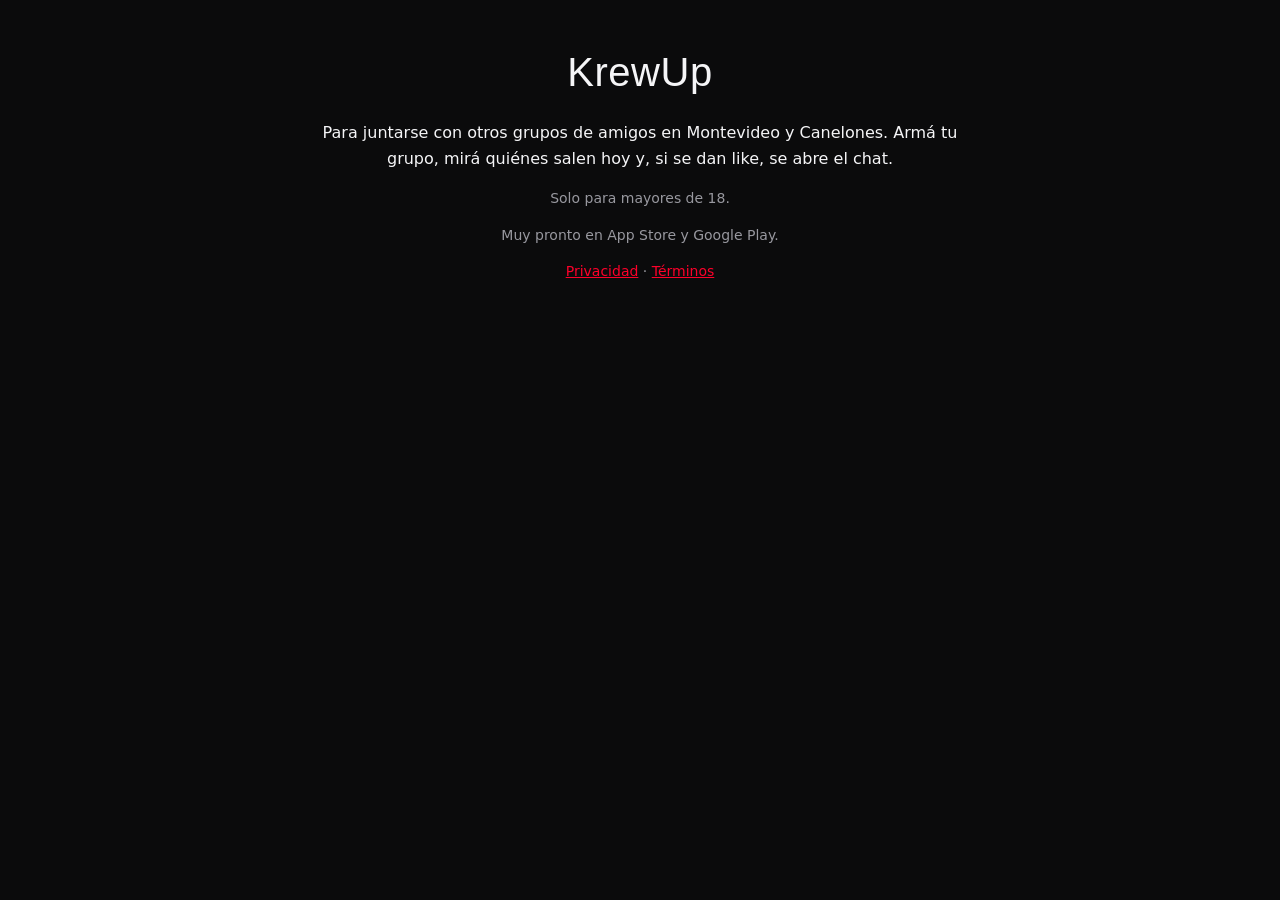
<file: index.html>
<!doctype html><html lang="es"><head><meta charset="utf-8"><meta name="viewport" content="width=device-width, initial-scale=1"><meta http-equiv="Content-Security-Policy" content="default-src 'self'; script-src 'self'; style-src 'self' https://fonts.googleapis.com; font-src https://fonts.gstatic.com; img-src 'self'; base-uri 'none'; form-action 'none'"><meta name="referrer" content="no-referrer"><link rel="preconnect" href="https://fonts.googleapis.com"><link href="https://fonts.googleapis.com/css2?family=Anton&family=Archivo:wght@400;700&display=swap" rel="stylesheet"><link rel="stylesheet" href="estilo.css"><title>KrewUp</title><meta name="description" content="Para juntarse con otros grupos."></head><body><main class="centro">
<h1>KrewUp</h1>
<p>Para juntarse con otros grupos de amigos en Montevideo y Canelones. Armá tu grupo, mirá quiénes salen hoy y, si se dan like, se abre el chat.</p>
<p class="nota">Solo para mayores de 18.</p>
<div id="tiendas"></div><p id="pronto" class="nota centro">Muy pronto en App Store y Google Play.</p>
<p class="nota centro"><a href="privacidad.html">Privacidad</a> · <a href="terminos.html">Términos</a></p>
</main><script src="abrir.js"></script></body></html>
</file>
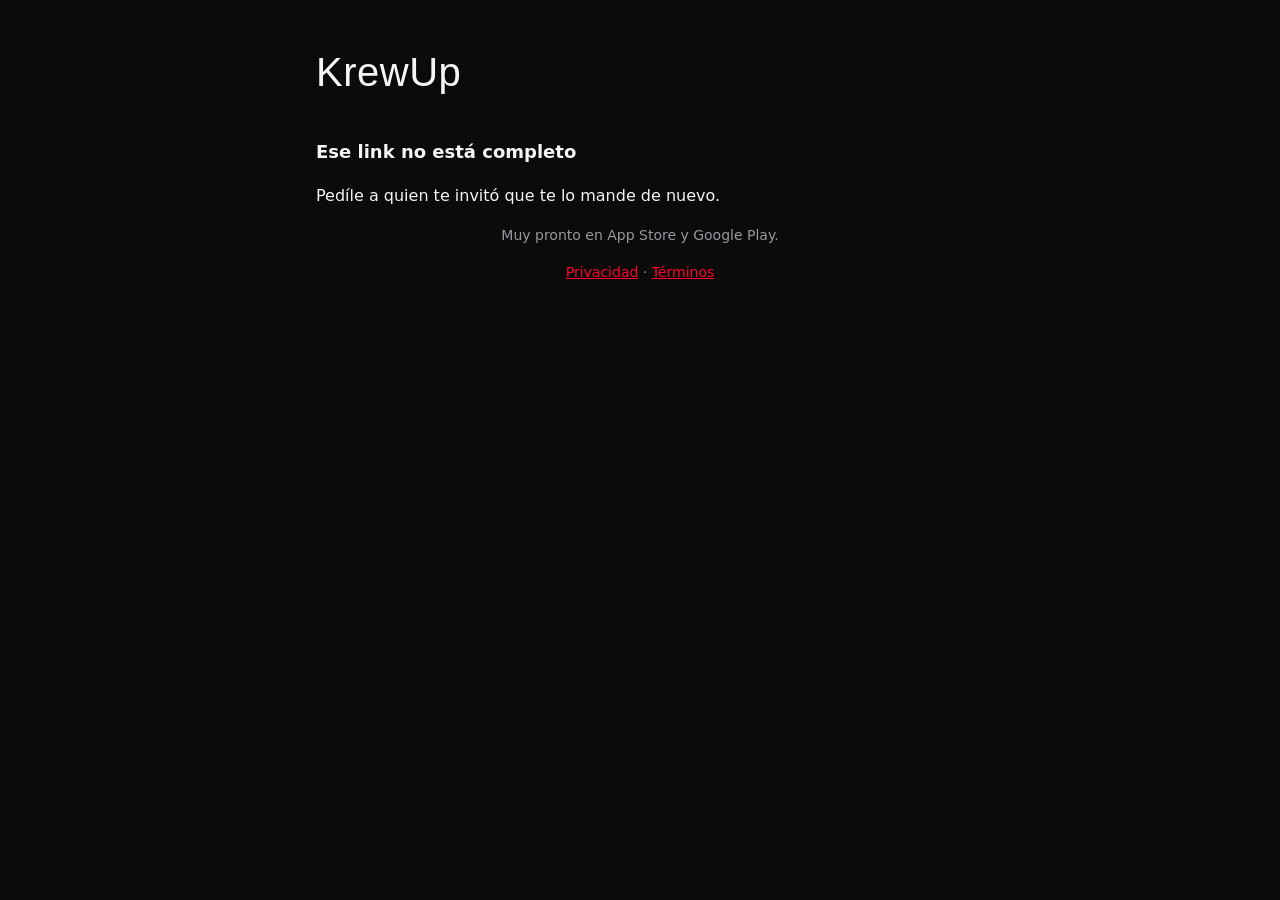
<file: n/index.html>
<!doctype html><html lang="es"><head><meta charset="utf-8"><meta name="viewport" content="width=device-width, initial-scale=1"><meta http-equiv="Content-Security-Policy" content="default-src 'self'; script-src 'self'; style-src 'self' https://fonts.googleapis.com; font-src https://fonts.gstatic.com; img-src 'self'; base-uri 'none'; form-action 'none'"><meta name="referrer" content="no-referrer"><link rel="preconnect" href="https://fonts.googleapis.com"><link href="https://fonts.googleapis.com/css2?family=Anton&family=Archivo:wght@400;700&display=swap" rel="stylesheet"><link rel="stylesheet" href="../estilo.css"><title>KrewUp · Invitación</title><meta name="robots" content="noindex"></head><body data-tipo="noche"><main>
<h1>KrewUp</h1>
<div id="invitacion">
<h2>Te invitaron a salir esta noche</h2>
<p>Vale hasta las 6 de la mañana. Tocá para entrar desde KrewUp, o bajala y usá este código:</p>
<p id="codigo" class="grande"></p>
<a id="abrir" class="boton" href="#">Abrir en KrewUp</a>
</div>
<div id="error" hidden><h2>Ese link no está completo</h2><p>Pedíle a quien te invitó que te lo mande de nuevo.</p></div>
<div id="tiendas"></div><p id="pronto" class="nota centro">Muy pronto en App Store y Google Play.</p>
<p class="nota centro"><a href="../privacidad.html">Privacidad</a> · <a href="../terminos.html">Términos</a></p>
</main><script src="../abrir.js"></script></body></html>
</file>
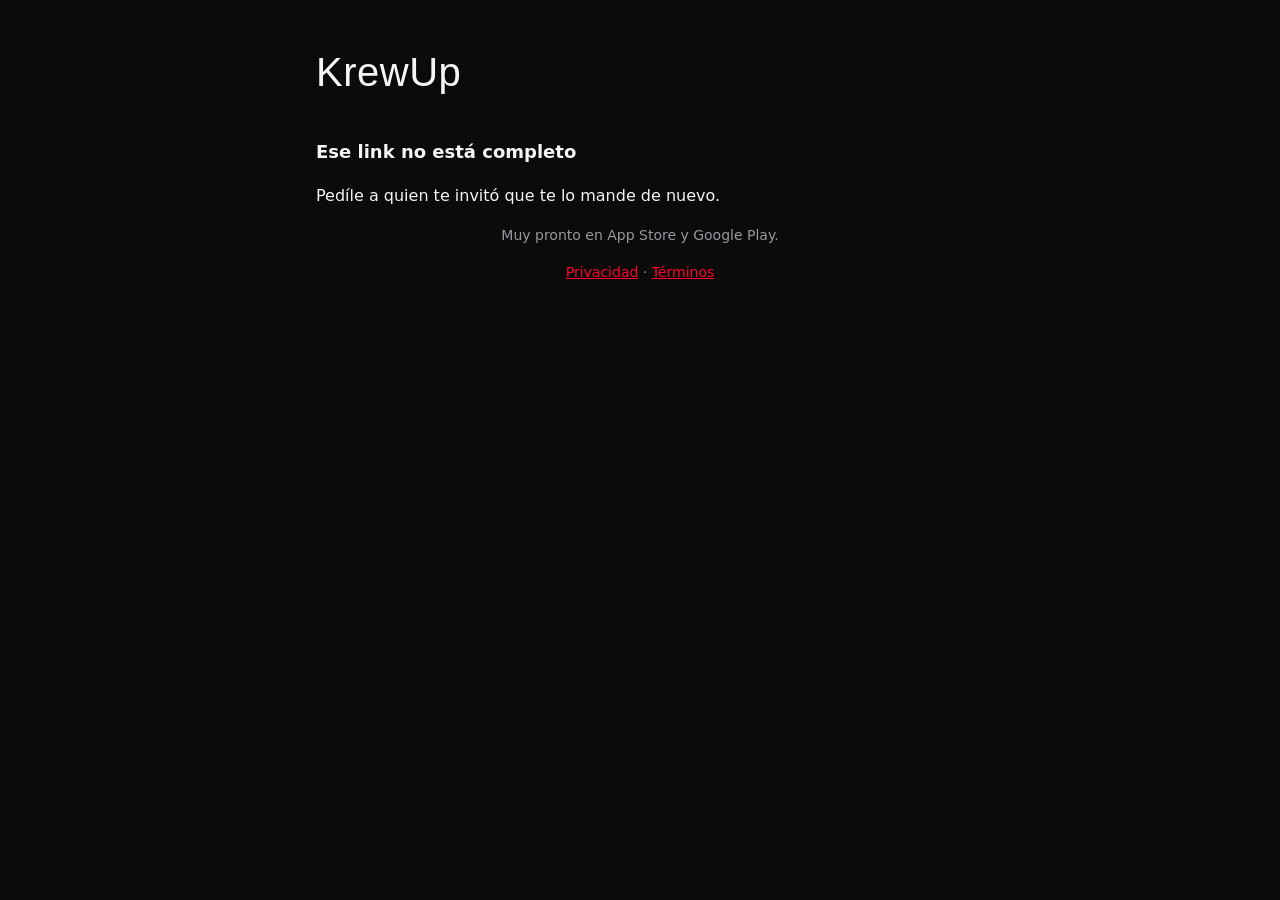
<file: u/index.html>
<!doctype html><html lang="es"><head><meta charset="utf-8"><meta name="viewport" content="width=device-width, initial-scale=1"><meta http-equiv="Content-Security-Policy" content="default-src 'self'; script-src 'self'; style-src 'self' https://fonts.googleapis.com; font-src https://fonts.gstatic.com; img-src 'self'; base-uri 'none'; form-action 'none'"><meta name="referrer" content="no-referrer"><link rel="preconnect" href="https://fonts.googleapis.com"><link href="https://fonts.googleapis.com/css2?family=Anton&family=Archivo:wght@400;700&display=swap" rel="stylesheet"><link rel="stylesheet" href="../estilo.css"><title>KrewUp · Invitación</title><meta name="robots" content="noindex"></head><body data-tipo="grupo"><main>
<h1>KrewUp</h1>
<div id="invitacion">
<h2>Te invitaron a un grupo</h2>
<p>Tocá para entrar desde KrewUp. Si todavía no la tenés, bajala y entrá con este código:</p>
<p id="codigo" class="grande"></p>
<a id="abrir" class="boton" href="#">Abrir en KrewUp</a>
</div>
<div id="error" hidden><h2>Ese link no está completo</h2><p>Pedíle a quien te invitó que te lo mande de nuevo.</p></div>
<div id="tiendas"></div><p id="pronto" class="nota centro">Muy pronto en App Store y Google Play.</p>
<p class="nota centro"><a href="../privacidad.html">Privacidad</a> · <a href="../terminos.html">Términos</a></p>
</main><script src="../abrir.js"></script></body></html>
</file>
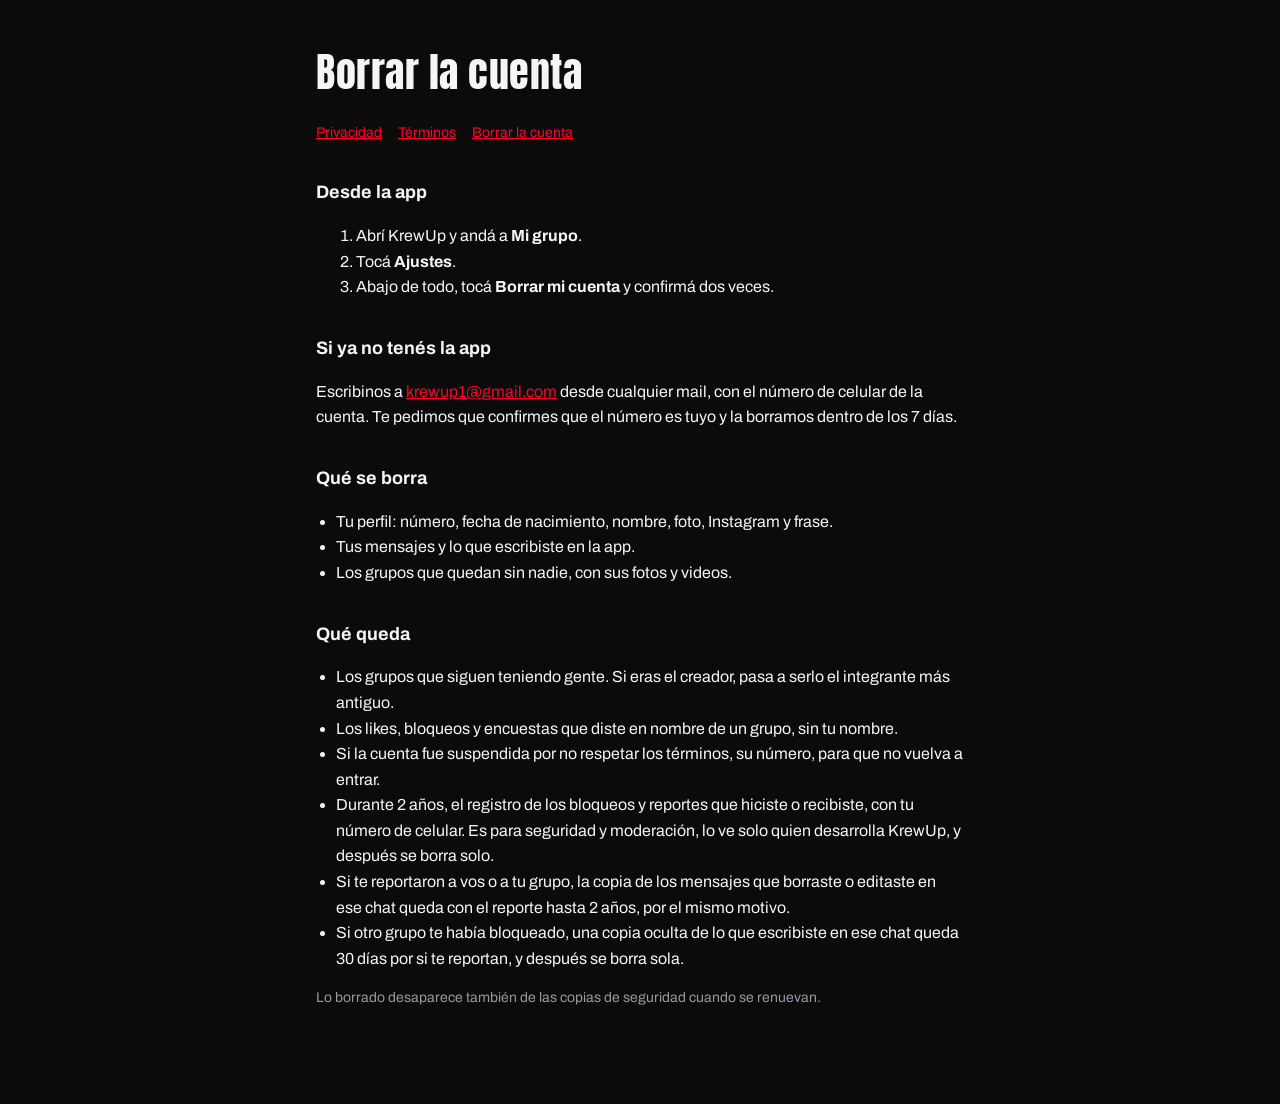
<file: borrar-cuenta.html>
<!doctype html><html lang="es"><head><meta charset="utf-8"><meta name="viewport" content="width=device-width, initial-scale=1"><link rel="preconnect" href="https://fonts.googleapis.com"><link href="https://fonts.googleapis.com/css2?family=Anton&family=Archivo:wght@400;700&display=swap" rel="stylesheet"><link rel="stylesheet" href="estilo.css"><title>KrewUp · Borrar la cuenta</title></head><body><main>
<h1>Borrar la cuenta</h1>
<nav><a href="privacidad.html">Privacidad</a><a href="terminos.html">Términos</a><a href="borrar-cuenta.html">Borrar la cuenta</a></nav>
<h2>Desde la app</h2>
<ol>
<li>Abrí KrewUp y andá a <b>Mi grupo</b>.</li>
<li>Tocá <b>Ajustes</b>.</li>
<li>Abajo de todo, tocá <b>Borrar mi cuenta</b> y confirmá dos veces.</li>
</ol>
<h2>Si ya no tenés la app</h2>
<p>Escribinos a <a href="mailto:krewup1@gmail.com">krewup1@gmail.com</a> desde cualquier mail, con el número de celular de la cuenta. Te pedimos que confirmes que el número es tuyo y la borramos dentro de los 7 días.</p>
<h2>Qué se borra</h2>
<ul>
<li>Tu perfil: número, fecha de nacimiento, nombre, foto, Instagram y frase.</li>
<li>Tus mensajes y lo que escribiste en la app.</li>
<li>Los grupos que quedan sin nadie, con sus fotos y videos.</li>
</ul>
<h2>Qué queda</h2>
<ul>
<li>Los grupos que siguen teniendo gente. Si eras el creador, pasa a serlo el integrante más antiguo.</li>
<li>Los likes, bloqueos y encuestas que diste en nombre de un grupo, sin tu nombre.</li>
<li>Si la cuenta fue suspendida por no respetar los términos, su número, para que no vuelva a entrar.</li>
<li>Durante 2 años, el registro de los bloqueos y reportes que hiciste o recibiste, con tu número de celular. Es para seguridad y moderación, lo ve solo quien desarrolla KrewUp, y después se borra solo.</li>
<li>Si te reportaron a vos o a tu grupo, la copia de los mensajes que borraste o editaste en ese chat queda con el reporte hasta 2 años, por el mismo motivo.</li>
<li>Si otro grupo te había bloqueado, una copia oculta de lo que escribiste en ese chat queda 30 días por si te reportan, y después se borra sola.</li>
</ul>
<p class="nota">Lo borrado desaparece también de las copias de seguridad cuando se renuevan.</p>
</main></body></html>
</file>
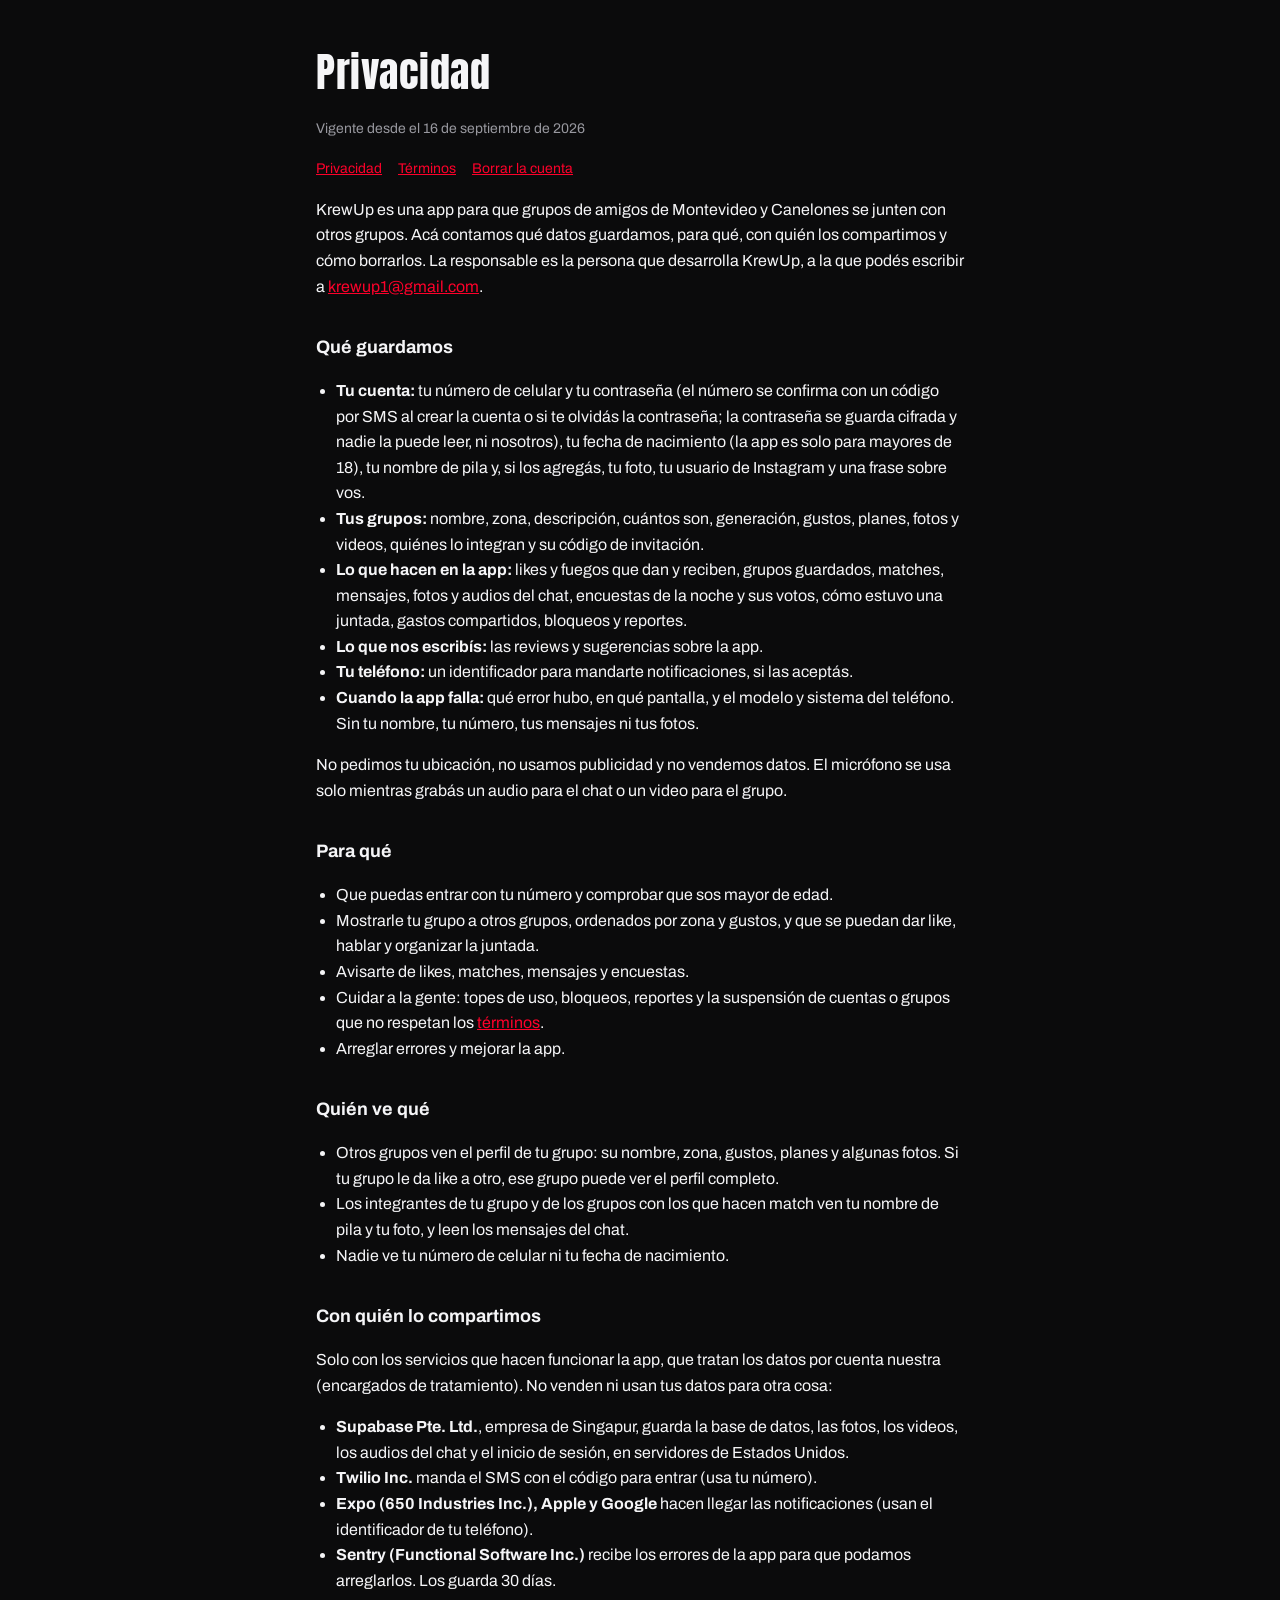
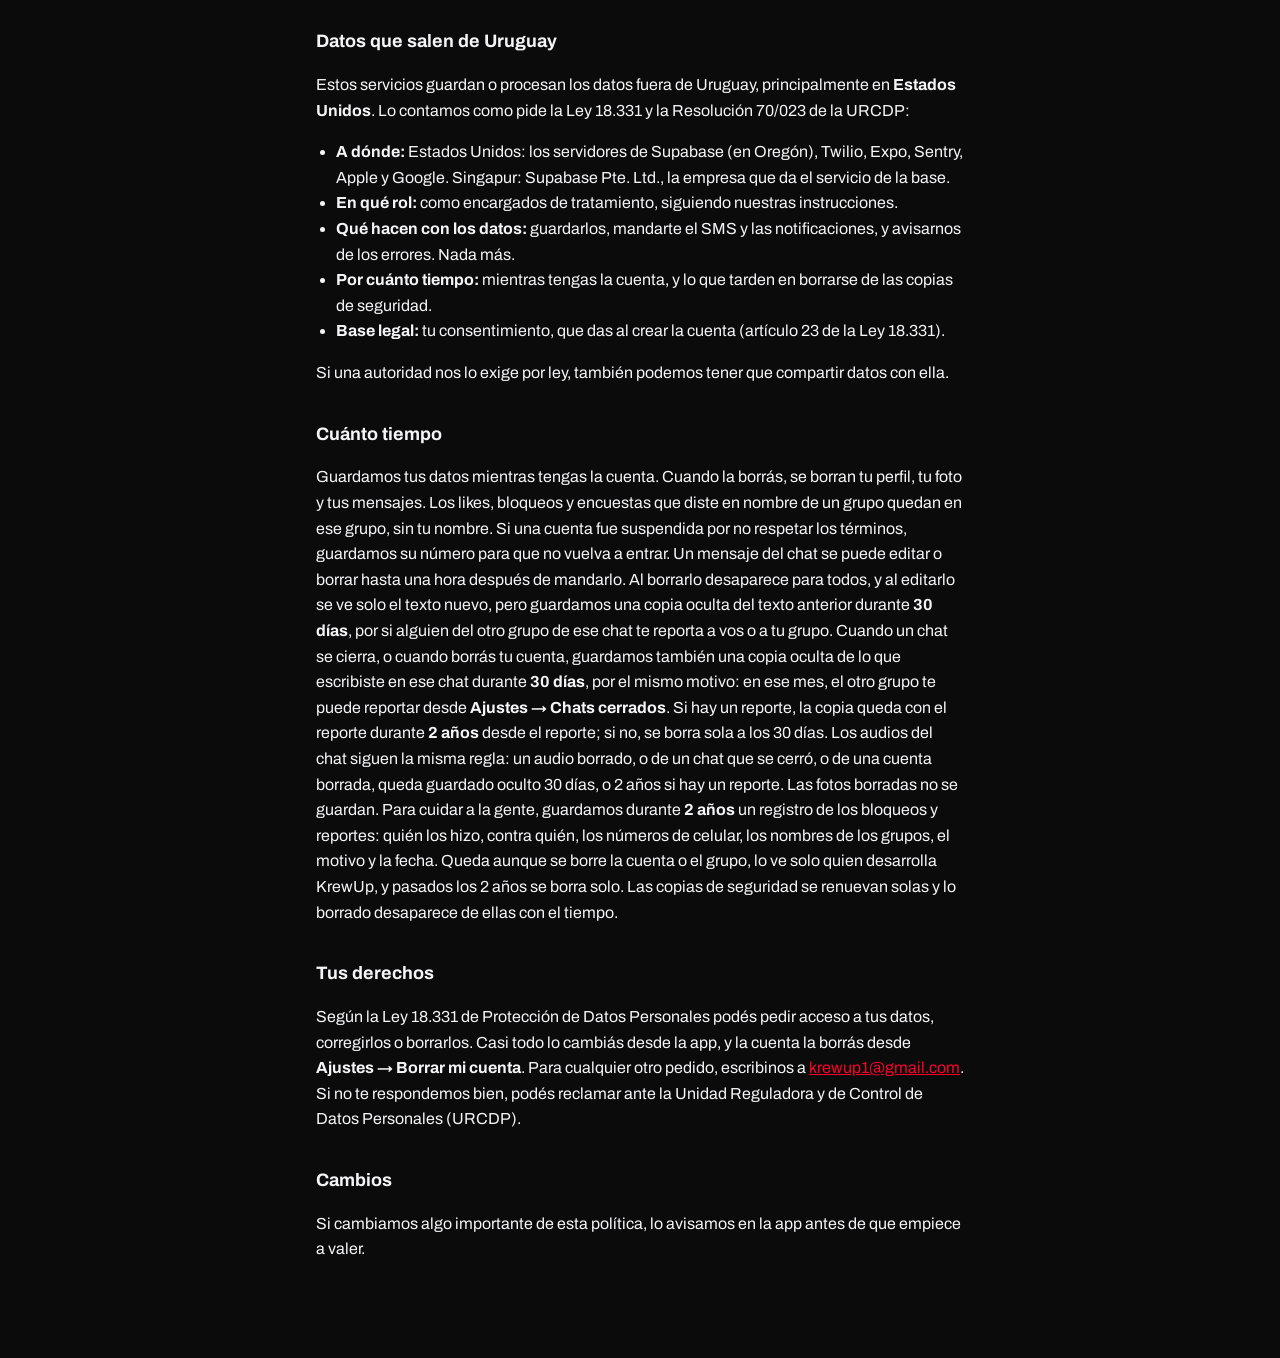
<file: privacidad.html>
<!doctype html><html lang="es"><head><meta charset="utf-8"><meta name="viewport" content="width=device-width, initial-scale=1"><link rel="preconnect" href="https://fonts.googleapis.com"><link href="https://fonts.googleapis.com/css2?family=Anton&family=Archivo:wght@400;700&display=swap" rel="stylesheet"><link rel="stylesheet" href="estilo.css"><title>KrewUp · Privacidad</title></head><body><main>
<h1>Privacidad</h1>
<p class="fecha">Vigente desde el 16 de septiembre de 2026</p>
<nav><a href="privacidad.html">Privacidad</a><a href="terminos.html">Términos</a><a href="borrar-cuenta.html">Borrar la cuenta</a></nav>
<p>KrewUp es una app para que grupos de amigos de Montevideo y Canelones se junten con otros grupos. Acá contamos qué datos guardamos, para qué, con quién los compartimos y cómo borrarlos. La responsable es la persona que desarrolla KrewUp, a la que podés escribir a <a href="mailto:krewup1@gmail.com">krewup1@gmail.com</a>.</p>

<h2>Qué guardamos</h2>
<ul>
<li><b>Tu cuenta:</b> tu número de celular y tu contraseña (el número se confirma con un código por SMS al crear la cuenta o si te olvidás la contraseña; la contraseña se guarda cifrada y nadie la puede leer, ni nosotros), tu fecha de nacimiento (la app es solo para mayores de 18), tu nombre de pila y, si los agregás, tu foto, tu usuario de Instagram y una frase sobre vos.</li>
<li><b>Tus grupos:</b> nombre, zona, descripción, cuántos son, generación, gustos, planes, fotos y videos, quiénes lo integran y su código de invitación.</li>
<li><b>Lo que hacen en la app:</b> likes y fuegos que dan y reciben, grupos guardados, matches, mensajes, fotos y audios del chat, encuestas de la noche y sus votos, cómo estuvo una juntada, gastos compartidos, bloqueos y reportes.</li>
<li><b>Lo que nos escribís:</b> las reviews y sugerencias sobre la app.</li>
<li><b>Tu teléfono:</b> un identificador para mandarte notificaciones, si las aceptás.</li>
<li><b>Cuando la app falla:</b> qué error hubo, en qué pantalla, y el modelo y sistema del teléfono. Sin tu nombre, tu número, tus mensajes ni tus fotos.</li>
</ul>
<p>No pedimos tu ubicación, no usamos publicidad y no vendemos datos. El micrófono se usa solo mientras grabás un audio para el chat o un video para el grupo.</p>

<h2>Para qué</h2>
<ul>
<li>Que puedas entrar con tu número y comprobar que sos mayor de edad.</li>
<li>Mostrarle tu grupo a otros grupos, ordenados por zona y gustos, y que se puedan dar like, hablar y organizar la juntada.</li>
<li>Avisarte de likes, matches, mensajes y encuestas.</li>
<li>Cuidar a la gente: topes de uso, bloqueos, reportes y la suspensión de cuentas o grupos que no respetan los <a href="terminos.html">términos</a>.</li>
<li>Arreglar errores y mejorar la app.</li>
</ul>

<h2>Quién ve qué</h2>
<ul>
<li>Otros grupos ven el perfil de tu grupo: su nombre, zona, gustos, planes y algunas fotos. Si tu grupo le da like a otro, ese grupo puede ver el perfil completo.</li>
<li>Los integrantes de tu grupo y de los grupos con los que hacen match ven tu nombre de pila y tu foto, y leen los mensajes del chat.</li>
<li>Nadie ve tu número de celular ni tu fecha de nacimiento.</li>
</ul>

<h2>Con quién lo compartimos</h2>
<p>Solo con los servicios que hacen funcionar la app, que tratan los datos por cuenta nuestra (encargados de tratamiento). No venden ni usan tus datos para otra cosa:</p>
<ul>
<li><b>Supabase Pte. Ltd.</b>, empresa de Singapur, guarda la base de datos, las fotos, los videos, los audios del chat y el inicio de sesión, en servidores de Estados Unidos.</li>
<li><b>Twilio Inc.</b> manda el SMS con el código para entrar (usa tu número).</li>
<li><b>Expo (650 Industries Inc.), Apple y Google</b> hacen llegar las notificaciones (usan el identificador de tu teléfono).</li>
<li><b>Sentry (Functional Software Inc.)</b> recibe los errores de la app para que podamos arreglarlos. Los guarda 30 días.</li>
</ul>

<h2>Datos que salen de Uruguay</h2>
<p>Estos servicios guardan o procesan los datos fuera de Uruguay, principalmente en <b>Estados Unidos</b>. Lo contamos como pide la Ley 18.331 y la Resolución 70/023 de la URCDP:</p>
<ul>
<li><b>A dónde:</b> Estados Unidos: los servidores de Supabase (en Oregón), Twilio, Expo, Sentry, Apple y Google. Singapur: Supabase Pte. Ltd., la empresa que da el servicio de la base.</li>
<li><b>En qué rol:</b> como encargados de tratamiento, siguiendo nuestras instrucciones.</li>
<li><b>Qué hacen con los datos:</b> guardarlos, mandarte el SMS y las notificaciones, y avisarnos de los errores. Nada más.</li>
<li><b>Por cuánto tiempo:</b> mientras tengas la cuenta, y lo que tarden en borrarse de las copias de seguridad.</li>
<li><b>Base legal:</b> tu consentimiento, que das al crear la cuenta (artículo 23 de la Ley 18.331).</li>
</ul>
<p>Si una autoridad nos lo exige por ley, también podemos tener que compartir datos con ella.</p>

<h2>Cuánto tiempo</h2>
<p>Guardamos tus datos mientras tengas la cuenta. Cuando la borrás, se borran tu perfil, tu foto y tus mensajes. Los likes, bloqueos y encuestas que diste en nombre de un grupo quedan en ese grupo, sin tu nombre. Si una cuenta fue suspendida por no respetar los términos, guardamos su número para que no vuelva a entrar. Un mensaje del chat se puede editar o borrar hasta una hora después de mandarlo. Al borrarlo desaparece para todos, y al editarlo se ve solo el texto nuevo, pero guardamos una copia oculta del texto anterior durante <b>30 días</b>, por si alguien del otro grupo de ese chat te reporta a vos o a tu grupo. Cuando un chat se cierra, o cuando borrás tu cuenta, guardamos también una copia oculta de lo que escribiste en ese chat durante <b>30 días</b>, por el mismo motivo: en ese mes, el otro grupo te puede reportar desde <b>Ajustes → Chats cerrados</b>. Si hay un reporte, la copia queda con el reporte durante <b>2 años</b> desde el reporte; si no, se borra sola a los 30 días. Los audios del chat siguen la misma regla: un audio borrado, o de un chat que se cerró, o de una cuenta borrada, queda guardado oculto 30 días, o 2 años si hay un reporte. Las fotos borradas no se guardan. Para cuidar a la gente, guardamos durante <b>2 años</b> un registro de los bloqueos y reportes: quién los hizo, contra quién, los números de celular, los nombres de los grupos, el motivo y la fecha. Queda aunque se borre la cuenta o el grupo, lo ve solo quien desarrolla KrewUp, y pasados los 2 años se borra solo. Las copias de seguridad se renuevan solas y lo borrado desaparece de ellas con el tiempo.</p>

<h2>Tus derechos</h2>
<p>Según la Ley 18.331 de Protección de Datos Personales podés pedir acceso a tus datos, corregirlos o borrarlos. Casi todo lo cambiás desde la app, y la cuenta la borrás desde <b>Ajustes → Borrar mi cuenta</b>. Para cualquier otro pedido, escribinos a <a href="mailto:krewup1@gmail.com">krewup1@gmail.com</a>. Si no te respondemos bien, podés reclamar ante la Unidad Reguladora y de Control de Datos Personales (URCDP).</p>

<h2>Cambios</h2>
<p>Si cambiamos algo importante de esta política, lo avisamos en la app antes de que empiece a valer.</p>
</main></body></html>
</file>
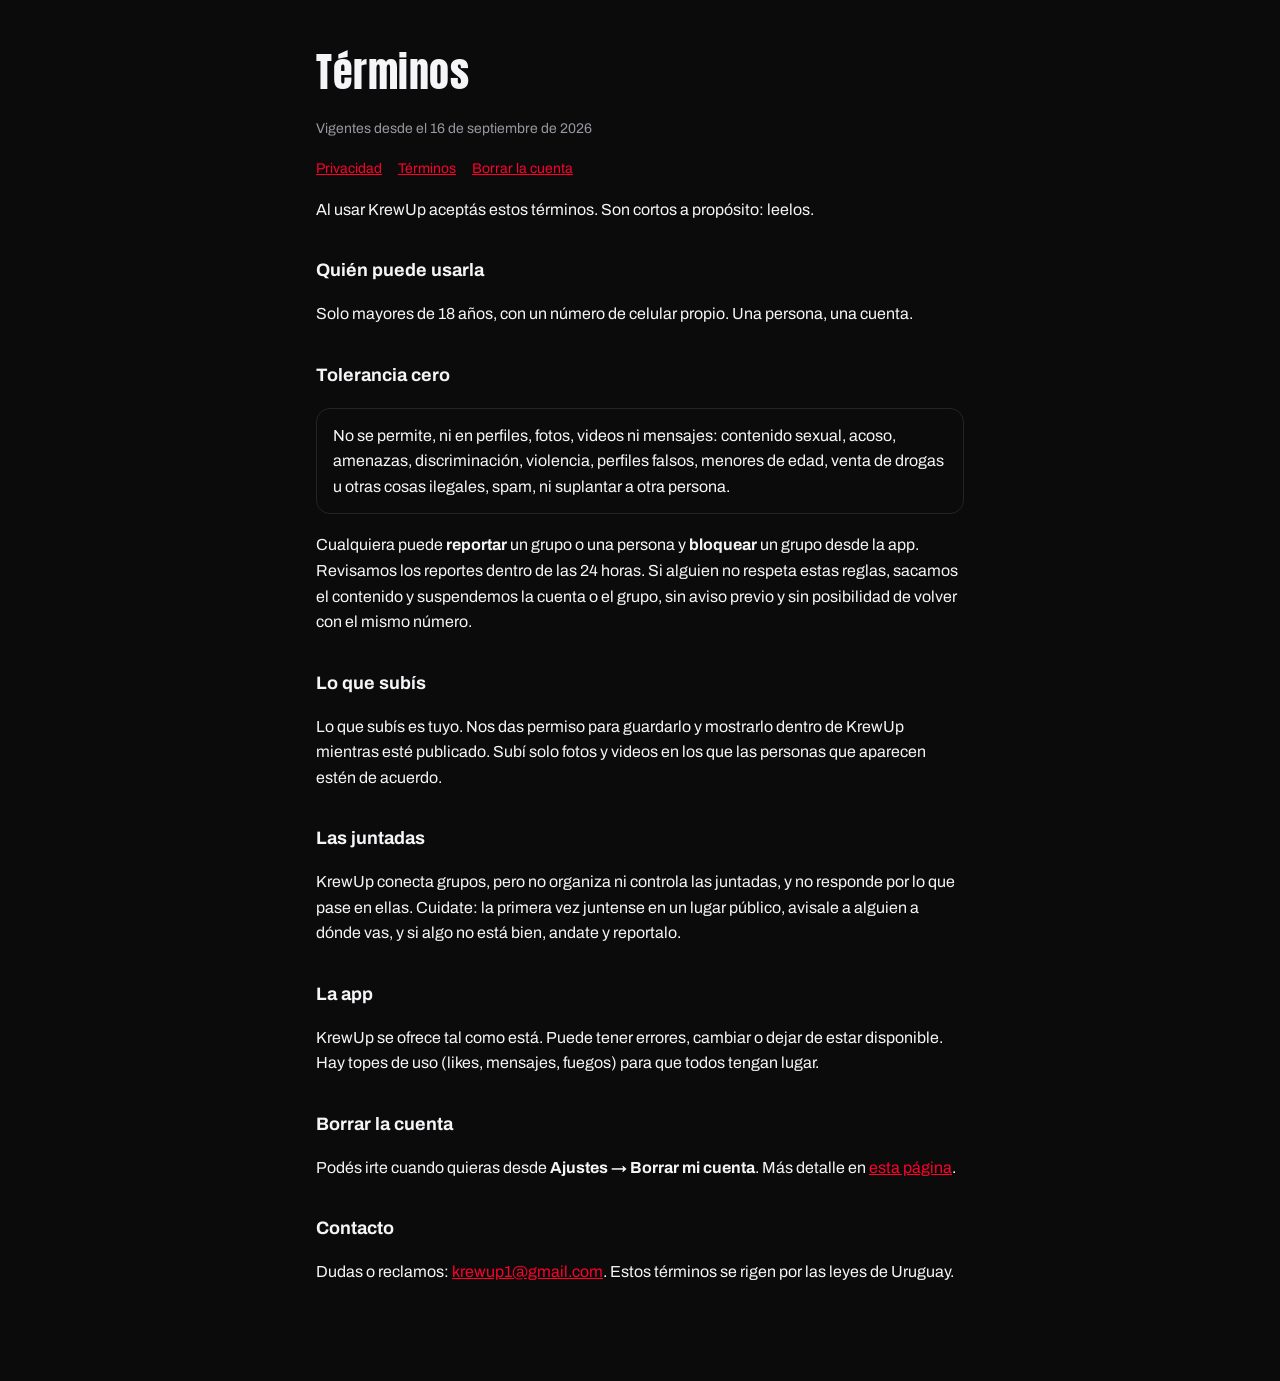
<file: terminos.html>
<!doctype html><html lang="es"><head><meta charset="utf-8"><meta name="viewport" content="width=device-width, initial-scale=1"><link rel="preconnect" href="https://fonts.googleapis.com"><link href="https://fonts.googleapis.com/css2?family=Anton&family=Archivo:wght@400;700&display=swap" rel="stylesheet"><link rel="stylesheet" href="estilo.css"><title>KrewUp · Términos</title></head><body><main>
<h1>Términos</h1>
<p class="fecha">Vigentes desde el 16 de septiembre de 2026</p>
<nav><a href="privacidad.html">Privacidad</a><a href="terminos.html">Términos</a><a href="borrar-cuenta.html">Borrar la cuenta</a></nav>
<p>Al usar KrewUp aceptás estos términos. Son cortos a propósito: leelos.</p>

<h2>Quién puede usarla</h2>
<p>Solo mayores de 18 años, con un número de celular propio. Una persona, una cuenta.</p>

<h2>Tolerancia cero</h2>
<div class="caja">No se permite, ni en perfiles, fotos, videos ni mensajes: contenido sexual, acoso, amenazas, discriminación, violencia, perfiles falsos, menores de edad, venta de drogas u otras cosas ilegales, spam, ni suplantar a otra persona.</div>
<p>Cualquiera puede <b>reportar</b> un grupo o una persona y <b>bloquear</b> un grupo desde la app. Revisamos los reportes dentro de las 24 horas. Si alguien no respeta estas reglas, sacamos el contenido y suspendemos la cuenta o el grupo, sin aviso previo y sin posibilidad de volver con el mismo número.</p>

<h2>Lo que subís</h2>
<p>Lo que subís es tuyo. Nos das permiso para guardarlo y mostrarlo dentro de KrewUp mientras esté publicado. Subí solo fotos y videos en los que las personas que aparecen estén de acuerdo.</p>

<h2>Las juntadas</h2>
<p>KrewUp conecta grupos, pero no organiza ni controla las juntadas, y no responde por lo que pase en ellas. Cuidate: la primera vez juntense en un lugar público, avisale a alguien a dónde vas, y si algo no está bien, andate y reportalo.</p>

<h2>La app</h2>
<p>KrewUp se ofrece tal como está. Puede tener errores, cambiar o dejar de estar disponible. Hay topes de uso (likes, mensajes, fuegos) para que todos tengan lugar.</p>

<h2>Borrar la cuenta</h2>
<p>Podés irte cuando quieras desde <b>Ajustes → Borrar mi cuenta</b>. Más detalle en <a href="borrar-cuenta.html">esta página</a>.</p>

<h2>Contacto</h2>
<p>Dudas o reclamos: <a href="mailto:krewup1@gmail.com">krewup1@gmail.com</a>. Estos términos se rigen por las leyes de Uruguay.</p>
</main></body></html>
</file>
<file: estilo.css>
:root { --fondo: #0B0B0C; --texto: #F5F5F7; --suave: #98989F; --acento: #FD012A; --borde: #242428; }
* { box-sizing: border-box; }
body { margin: 0; background: var(--fondo); color: var(--texto); font: 16px/1.6 "Archivo", system-ui, -apple-system, sans-serif; }
main { max-width: 680px; margin: 0 auto; padding: 40px 16px 80px; }
h1 { font-family: "Anton", Impact, sans-serif; font-weight: 400; font-size: 40px; margin: 0 0 4px; letter-spacing: .5px; }
h2 { font-size: 18px; margin: 34px 0 6px; }
p, li { color: var(--texto); }
.fecha, .nota { color: var(--suave); font-size: 14px; }
a { color: var(--acento); }
ul { padding-left: 20px; }
nav { display: flex; gap: 16px; flex-wrap: wrap; margin: 18px 0 8px; font-size: 14px; }
.caja { border: 1px solid var(--borde); border-radius: 14px; padding: 14px 16px; margin: 18px 0; }
.boton { display: block; text-align: center; background: var(--acento); color: #fff; text-decoration: none; font-weight: 700; padding: 16px; border-radius: 14px; margin: 12px 0; }
.boton.contorno { background: transparent; color: var(--texto); border: 1px solid var(--borde); }
.grande { font-family: "Anton", Impact, sans-serif; font-size: 30px; letter-spacing: 3px; text-align: center; margin: 8px 0; word-break: break-all; }
.centro { text-align: center; }
[hidden] { display: none !important; }
</file>
